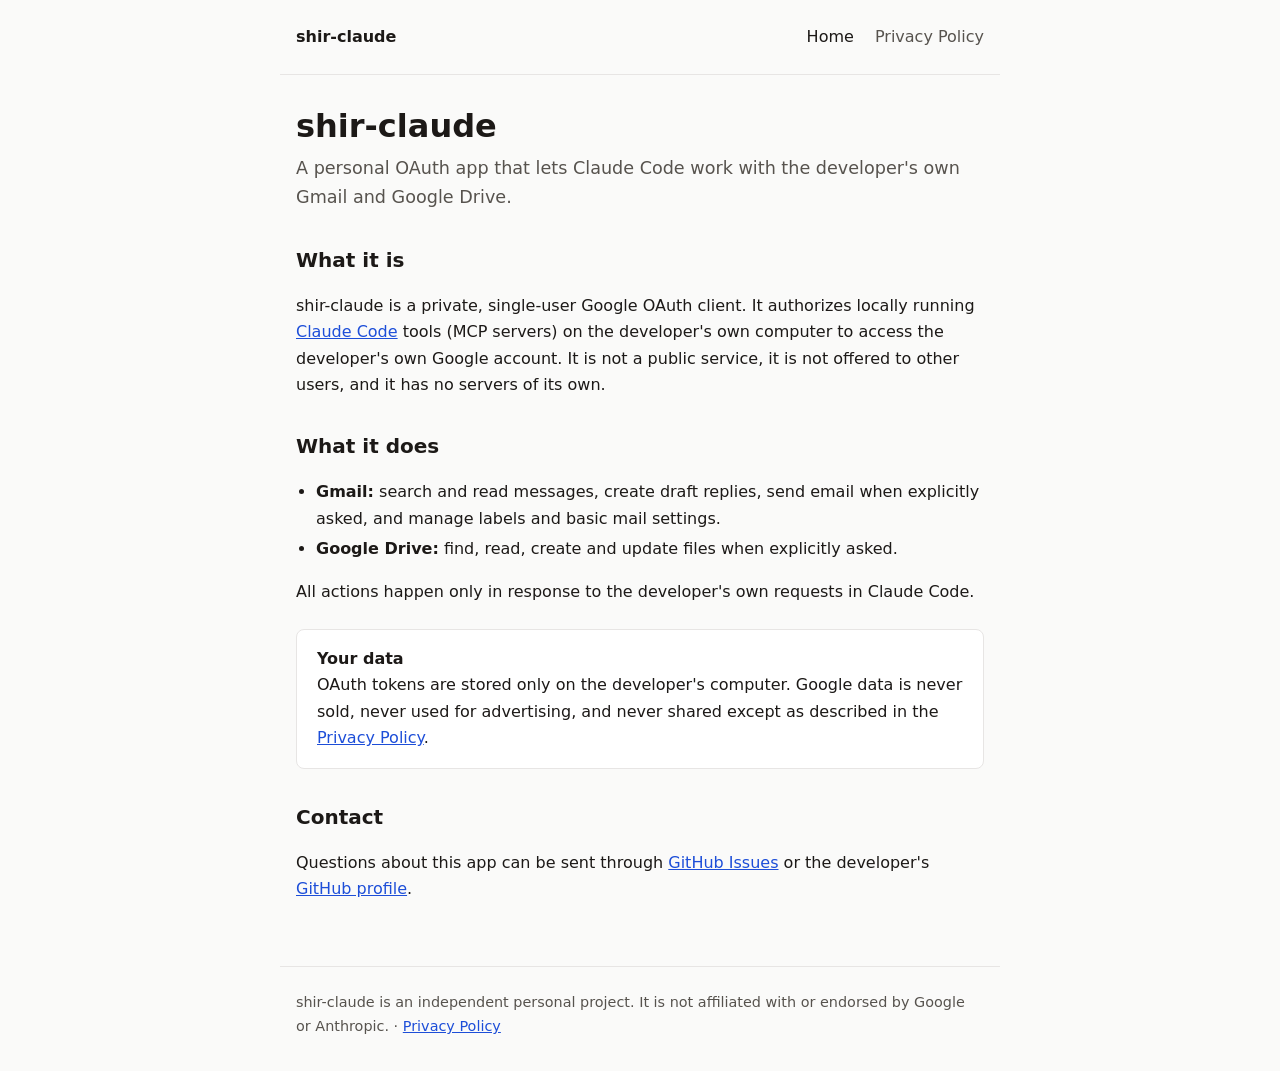
<file: index.html>
<!doctype html>
<html lang="en">
<head>
  <meta charset="utf-8">
  <meta name="viewport" content="width=device-width, initial-scale=1">
  <title>shir-claude</title>
  <meta name="description" content="shir-claude is a personal OAuth app that connects Claude Code to the developer's own Gmail and Google Drive.">
  <link rel="stylesheet" href="style.css">
</head>
<body>
  <header>
    <a class="brand" href="./">shir-claude</a>
    <nav>
      <a href="./" aria-current="page">Home</a>
      <a href="privacy.html">Privacy Policy</a>
    </nav>
  </header>

  <main>
    <h1>shir-claude</h1>
    <p class="lead">A personal OAuth app that lets Claude Code work with the developer's own Gmail and Google Drive.</p>

    <h2>What it is</h2>
    <p>
      shir-claude is a private, single-user Google OAuth client. It authorizes locally running
      <a href="https://github.com/anthropics/claude-code">Claude Code</a> tools (MCP servers) on the
      developer's own computer to access the developer's own Google account. It is not a public service,
      it is not offered to other users, and it has no servers of its own.
    </p>

    <h2>What it does</h2>
    <ul>
      <li><strong>Gmail:</strong> search and read messages, create draft replies, send email when explicitly asked, and manage labels and basic mail settings.</li>
      <li><strong>Google Drive:</strong> find, read, create and update files when explicitly asked.</li>
    </ul>
    <p>All actions happen only in response to the developer's own requests in Claude Code.</p>

    <div class="card">
      <strong>Your data</strong><br>
      OAuth tokens are stored only on the developer's computer. Google data is never sold, never used for
      advertising, and never shared except as described in the <a href="privacy.html">Privacy Policy</a>.
    </div>

    <h2>Contact</h2>
    <p>
      Questions about this app can be sent through
      <a href="https://github.com/shirgamzo1/shirgamzo1.github.io/issues">GitHub Issues</a>
      or the developer's <a href="https://github.com/shirgamzo1">GitHub profile</a>.
    </p>
  </main>

  <footer>
    shir-claude is an independent personal project. It is not affiliated with or endorsed by Google or Anthropic.
    · <a href="privacy.html">Privacy Policy</a>
  </footer>
</body>
</html>
</file>
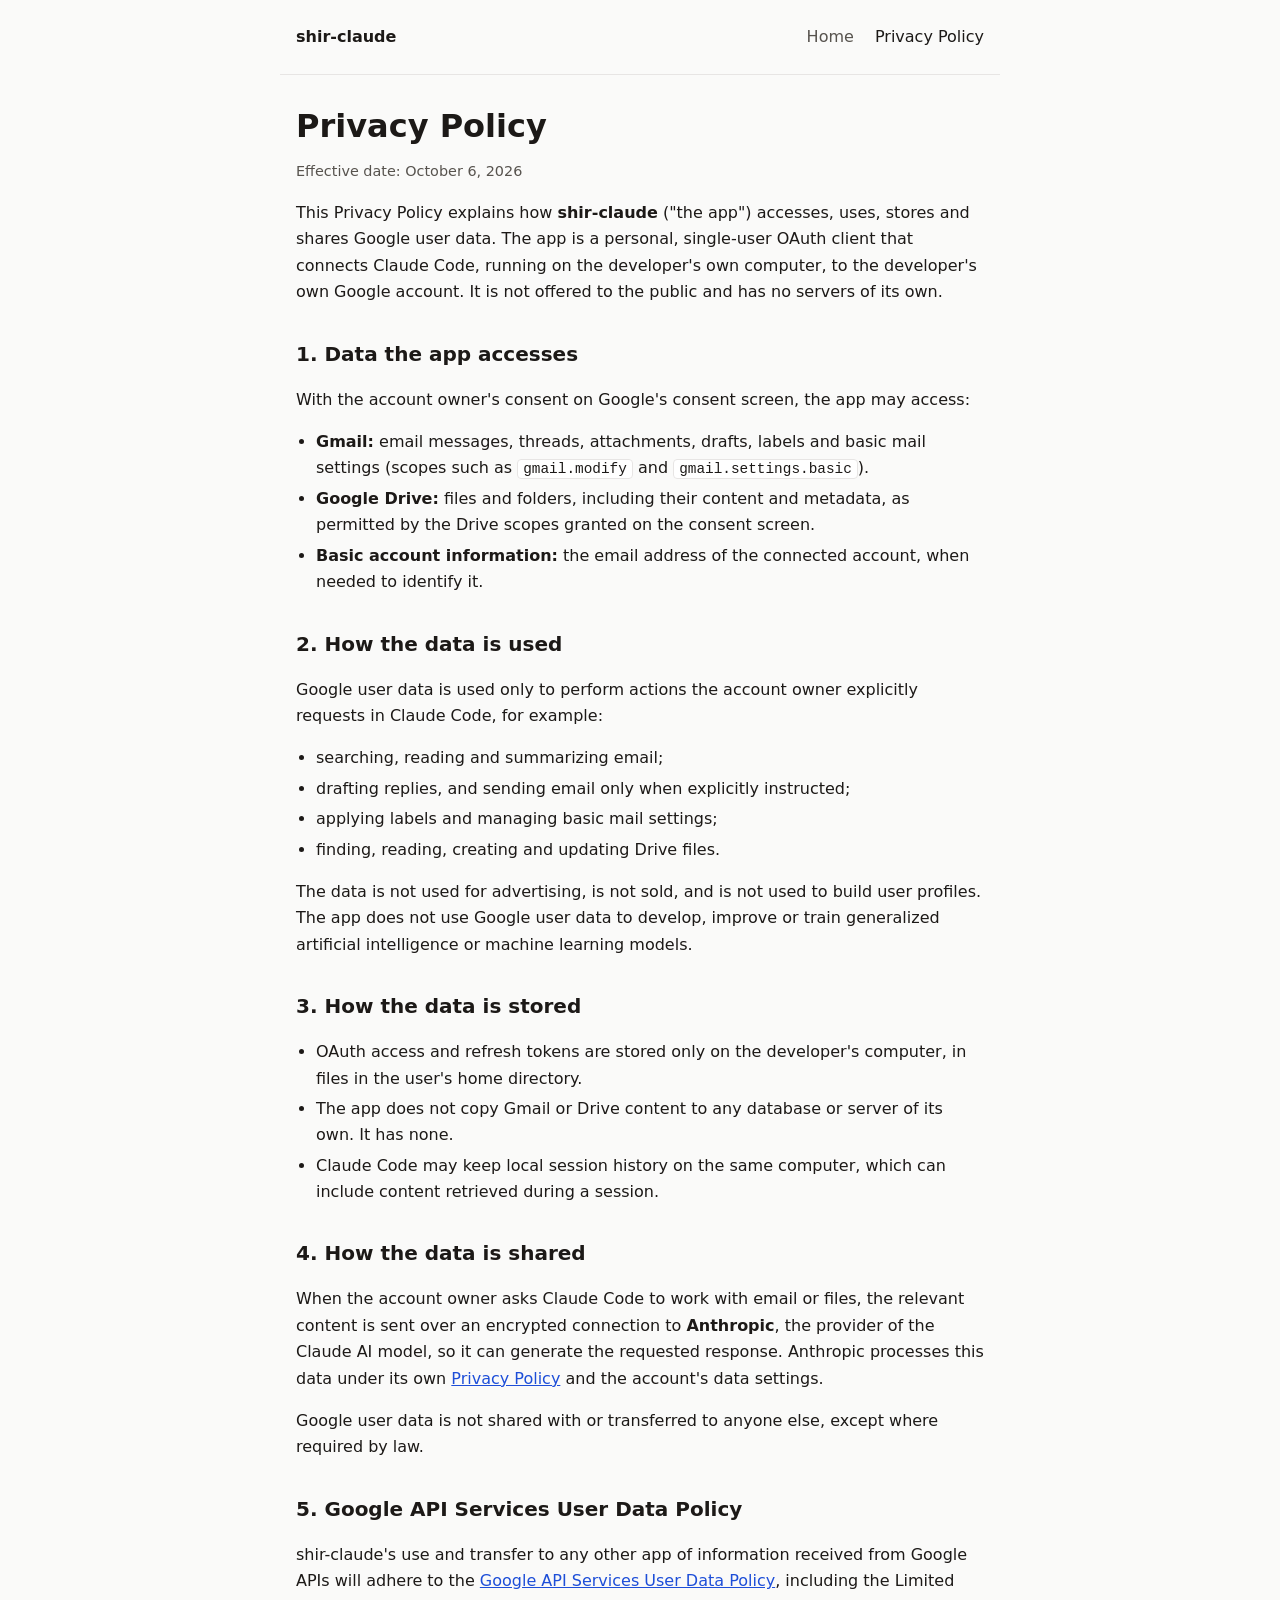
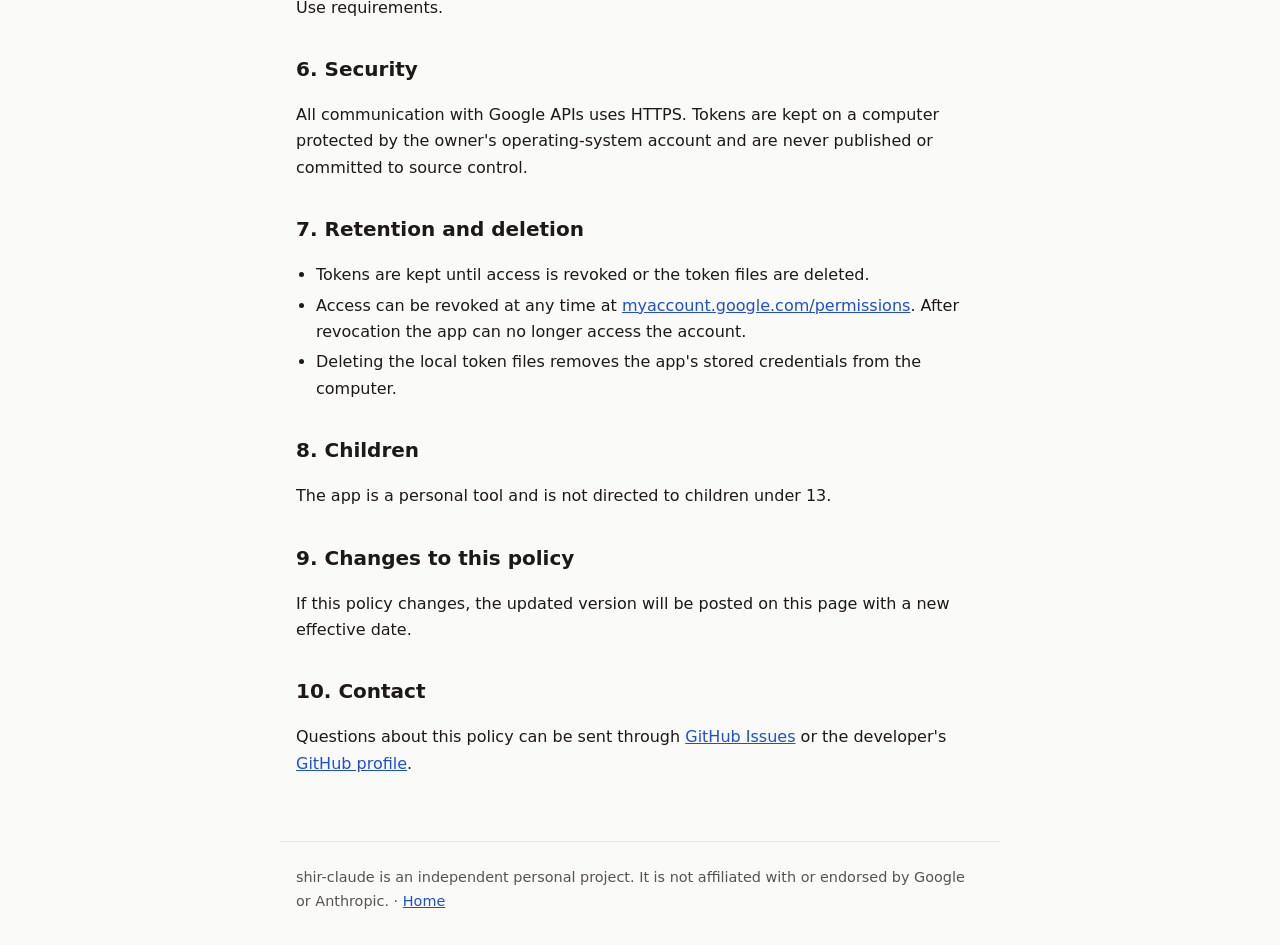
<file: privacy.html>
<!doctype html>
<html lang="en">
<head>
  <meta charset="utf-8">
  <meta name="viewport" content="width=device-width, initial-scale=1">
  <title>Privacy Policy – shir-claude</title>
  <meta name="description" content="Privacy Policy for shir-claude, a personal OAuth app that connects Claude Code to Gmail and Google Drive.">
  <link rel="stylesheet" href="style.css">
</head>
<body>
  <header>
    <a class="brand" href="./">shir-claude</a>
    <nav>
      <a href="./">Home</a>
      <a href="privacy.html" aria-current="page">Privacy Policy</a>
    </nav>
  </header>

  <main>
    <h1>Privacy Policy</h1>
    <p class="meta">Effective date: October 6, 2026</p>

    <p>
      This Privacy Policy explains how <strong>shir-claude</strong> ("the app") accesses, uses, stores and
      shares Google user data. The app is a personal, single-user OAuth client that connects
      Claude Code, running on the developer's own computer, to the developer's own Google account.
      It is not offered to the public and has no servers of its own.
    </p>

    <h2>1. Data the app accesses</h2>
    <p>With the account owner's consent on Google's consent screen, the app may access:</p>
    <ul>
      <li><strong>Gmail:</strong> email messages, threads, attachments, drafts, labels and basic mail settings
        (scopes such as <code>gmail.modify</code> and <code>gmail.settings.basic</code>).</li>
      <li><strong>Google Drive:</strong> files and folders, including their content and metadata,
        as permitted by the Drive scopes granted on the consent screen.</li>
      <li><strong>Basic account information:</strong> the email address of the connected account, when needed to identify it.</li>
    </ul>

    <h2>2. How the data is used</h2>
    <p>Google user data is used only to perform actions the account owner explicitly requests in Claude Code, for example:</p>
    <ul>
      <li>searching, reading and summarizing email;</li>
      <li>drafting replies, and sending email only when explicitly instructed;</li>
      <li>applying labels and managing basic mail settings;</li>
      <li>finding, reading, creating and updating Drive files.</li>
    </ul>
    <p>
      The data is not used for advertising, is not sold, and is not used to build user profiles.
      The app does not use Google user data to develop, improve or train generalized
      artificial intelligence or machine learning models.
    </p>

    <h2>3. How the data is stored</h2>
    <ul>
      <li>OAuth access and refresh tokens are stored only on the developer's computer, in files in the user's home directory.</li>
      <li>The app does not copy Gmail or Drive content to any database or server of its own. It has none.</li>
      <li>Claude Code may keep local session history on the same computer, which can include content retrieved during a session.</li>
    </ul>

    <h2>4. How the data is shared</h2>
    <p>
      When the account owner asks Claude Code to work with email or files, the relevant content is sent
      over an encrypted connection to <strong>Anthropic</strong>, the provider of the Claude AI model, so
      it can generate the requested response. Anthropic processes this data under its own
      <a href="https://www.anthropic.com/legal/privacy">Privacy Policy</a> and the account's data settings.
    </p>
    <p>
      Google user data is not shared with or transferred to anyone else, except where required by law.
    </p>

    <h2>5. Google API Services User Data Policy</h2>
    <p>
      shir-claude's use and transfer to any other app of information received from Google APIs will adhere to the
      <a href="https://developers.google.com/terms/api-services-user-data-policy">Google API Services User Data Policy</a>,
      including the Limited Use requirements.
    </p>

    <h2>6. Security</h2>
    <p>
      All communication with Google APIs uses HTTPS. Tokens are kept on a computer protected by the owner's
      operating-system account and are never published or committed to source control.
    </p>

    <h2>7. Retention and deletion</h2>
    <ul>
      <li>Tokens are kept until access is revoked or the token files are deleted.</li>
      <li>Access can be revoked at any time at
        <a href="https://myaccount.google.com/permissions">myaccount.google.com/permissions</a>.
        After revocation the app can no longer access the account.</li>
      <li>Deleting the local token files removes the app's stored credentials from the computer.</li>
    </ul>

    <h2>8. Children</h2>
    <p>The app is a personal tool and is not directed to children under 13.</p>

    <h2>9. Changes to this policy</h2>
    <p>If this policy changes, the updated version will be posted on this page with a new effective date.</p>

    <h2>10. Contact</h2>
    <p>
      Questions about this policy can be sent through
      <a href="https://github.com/shirgamzo1/shirgamzo1.github.io/issues">GitHub Issues</a>
      or the developer's <a href="https://github.com/shirgamzo1">GitHub profile</a>.
    </p>
  </main>

  <footer>
    shir-claude is an independent personal project. It is not affiliated with or endorsed by Google or Anthropic.
    · <a href="./">Home</a>
  </footer>
</body>
</html>
</file>
<file: style.css>
:root {
  --bg: #fafaf9;
  --surface: #ffffff;
  --text: #1c1917;
  --muted: #57534e;
  --border: #e7e5e4;
  --accent: #1d4ed8;
}

@media (prefers-color-scheme: dark) {
  :root {
    --bg: #0c0a09;
    --surface: #1c1917;
    --text: #f5f5f4;
    --muted: #a8a29e;
    --border: #292524;
    --accent: #93c5fd;
  }
}

* { box-sizing: border-box; }

body {
  margin: 0;
  background: var(--bg);
  color: var(--text);
  font: 16px/1.65 system-ui, -apple-system, "Segoe UI", Roboto, sans-serif;
}

header, main, footer {
  max-width: 720px;
  margin: 0 auto;
  padding: 0 16px;
}

header {
  display: flex;
  justify-content: space-between;
  align-items: center;
  gap: 16px;
  padding-top: 24px;
  padding-bottom: 24px;
  border-bottom: 1px solid var(--border);
}

header .brand {
  font-weight: 700;
  color: var(--text);
  text-decoration: none;
}

nav a {
  margin-left: 16px;
  color: var(--muted);
  text-decoration: none;
}

nav a:hover, nav a[aria-current="page"] { color: var(--text); }

main { padding-top: 32px; padding-bottom: 48px; }

h1 { font-size: 2rem; line-height: 1.2; margin: 0 0 8px; }
h2 { font-size: 1.25rem; margin: 32px 0 8px; }

.lead { color: var(--muted); font-size: 1.1rem; margin-top: 0; }
.meta { color: var(--muted); font-size: 0.9rem; }

a { color: var(--accent); }

ul { padding-left: 20px; }
li { margin: 4px 0; }

code {
  font-family: ui-monospace, "Cascadia Code", Consolas, monospace;
  font-size: 0.9em;
  background: var(--surface);
  border: 1px solid var(--border);
  border-radius: 4px;
  padding: 1px 5px;
  overflow-wrap: anywhere;
}

.card {
  background: var(--surface);
  border: 1px solid var(--border);
  border-radius: 8px;
  padding: 16px 20px;
  margin: 24px 0;
}

footer {
  padding-top: 24px;
  padding-bottom: 32px;
  border-top: 1px solid var(--border);
  color: var(--muted);
  font-size: 0.9rem;
}
</file>
